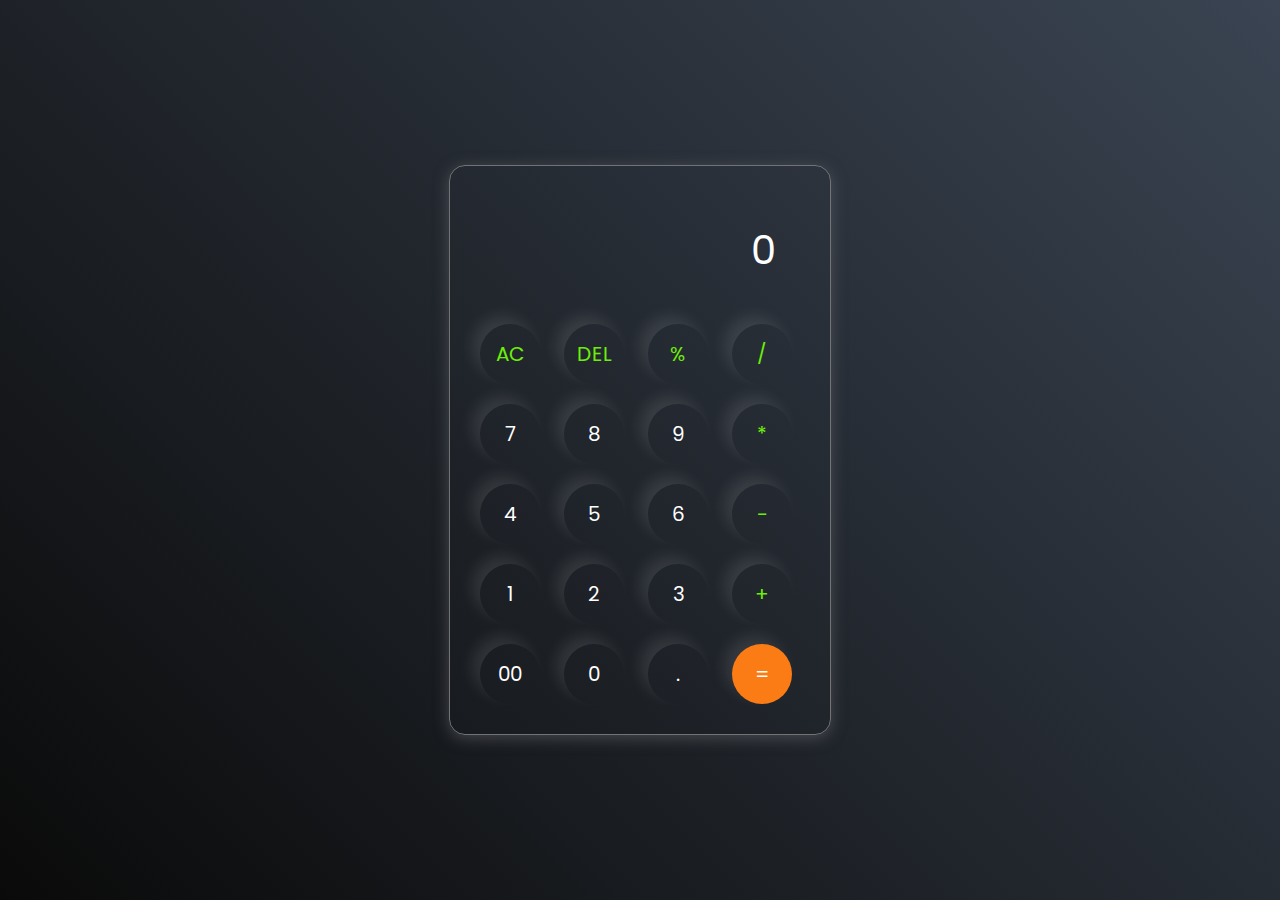
<file: calculator/index.html>
<!DOCTYPE html>
<html lang="en">
  <head>
    <meta charset="UTF-8" />
    <meta http-equiv="X-UA-Compatible" content="IE=edge" />
    <meta name="viewport" content="width=device-width, initial-scale=1.0" />
    <link rel="stylesheet" href="style.css" />
    <title>Calculator - By Code Traversal</title>
  </head>
  <body>
    <div class="container">
      <div class="calculator">
        <input type="text" id="inputBox" placeholder="0" />
        <div>
          <button class="button operator">AC</button>
          <button class="button operator">DEL</button>
          <button class="button operator">%</button>
          <button class="button operator">/</button>
        </div>
        <div>
          <button class="button">7</button>
          <button class="button">8</button>
          <button class="button">9</button>
          <button class="button operator">*</button>
        </div>
        <div>
          <button class="button">4</button>
          <button class="button">5</button>
          <button class="button">6</button>
          <button class="button operator">-</button>
        </div>
        <div>
          <button class="button">1</button>
          <button class="button">2</button>
          <button class="button">3</button>
          <button class="button operator">+</button>
        </div>

        <div>
          <button class="button">00</button>
          <button class="button">0</button>
          <button class="button">.</button>
          <button class="button equalBtn">=</button>
        </div>
      </div>
    </div>

    <script src="script.js"></script>
  </body>
</html>
</file>
<file: calculator/style.css>
@import url('https://fonts.googleapis.com/css2?family=Poppins:wght@500&display=swap');

*{
    margin: 0;
    padding: 0;
    box-sizing: border-box;
    font-family: 'Poppins', sans-serif;
}

body{
    width: 100%;
    height: 100vh;
    display: flex;
    justify-content: center;
    align-items: center;
    background: linear-gradient(45deg, #0a0a0a, #3a4452);
}

.calculator{
    border: 1px solid #717377;
    padding: 20px;
    border-radius: 16px;
    background: transparent;
    box-shadow: 0px 3px 15px rgba(113, 115, 119, 0.5);

}

input{
    width: 320px;
    border: none;
    padding: 24px;
    margin: 10px;
    background: transparent;
    box-shadow: 0px 3px 15px rgbs(84, 84, 84, 0.1);
    font-size: 40px;
    text-align: right;
    cursor: pointer;
    color: #ffffff;
}

input::placeholder{
    color: #ffffff;
}

button{
    border: none;
    width: 60px;
    height: 60px;
    margin: 10px;
    border-radius: 50%;
    background: transparent;
    color: #ffffff;
    font-size: 20px;
    box-shadow: -8px -8px 15px rgba(255, 255, 255, 0.1);
    cursor: pointer;
}

.equalBtn{
    background-color: #fb7c14;
}

.operator{
    color: #6dee0a;
}
</file>
